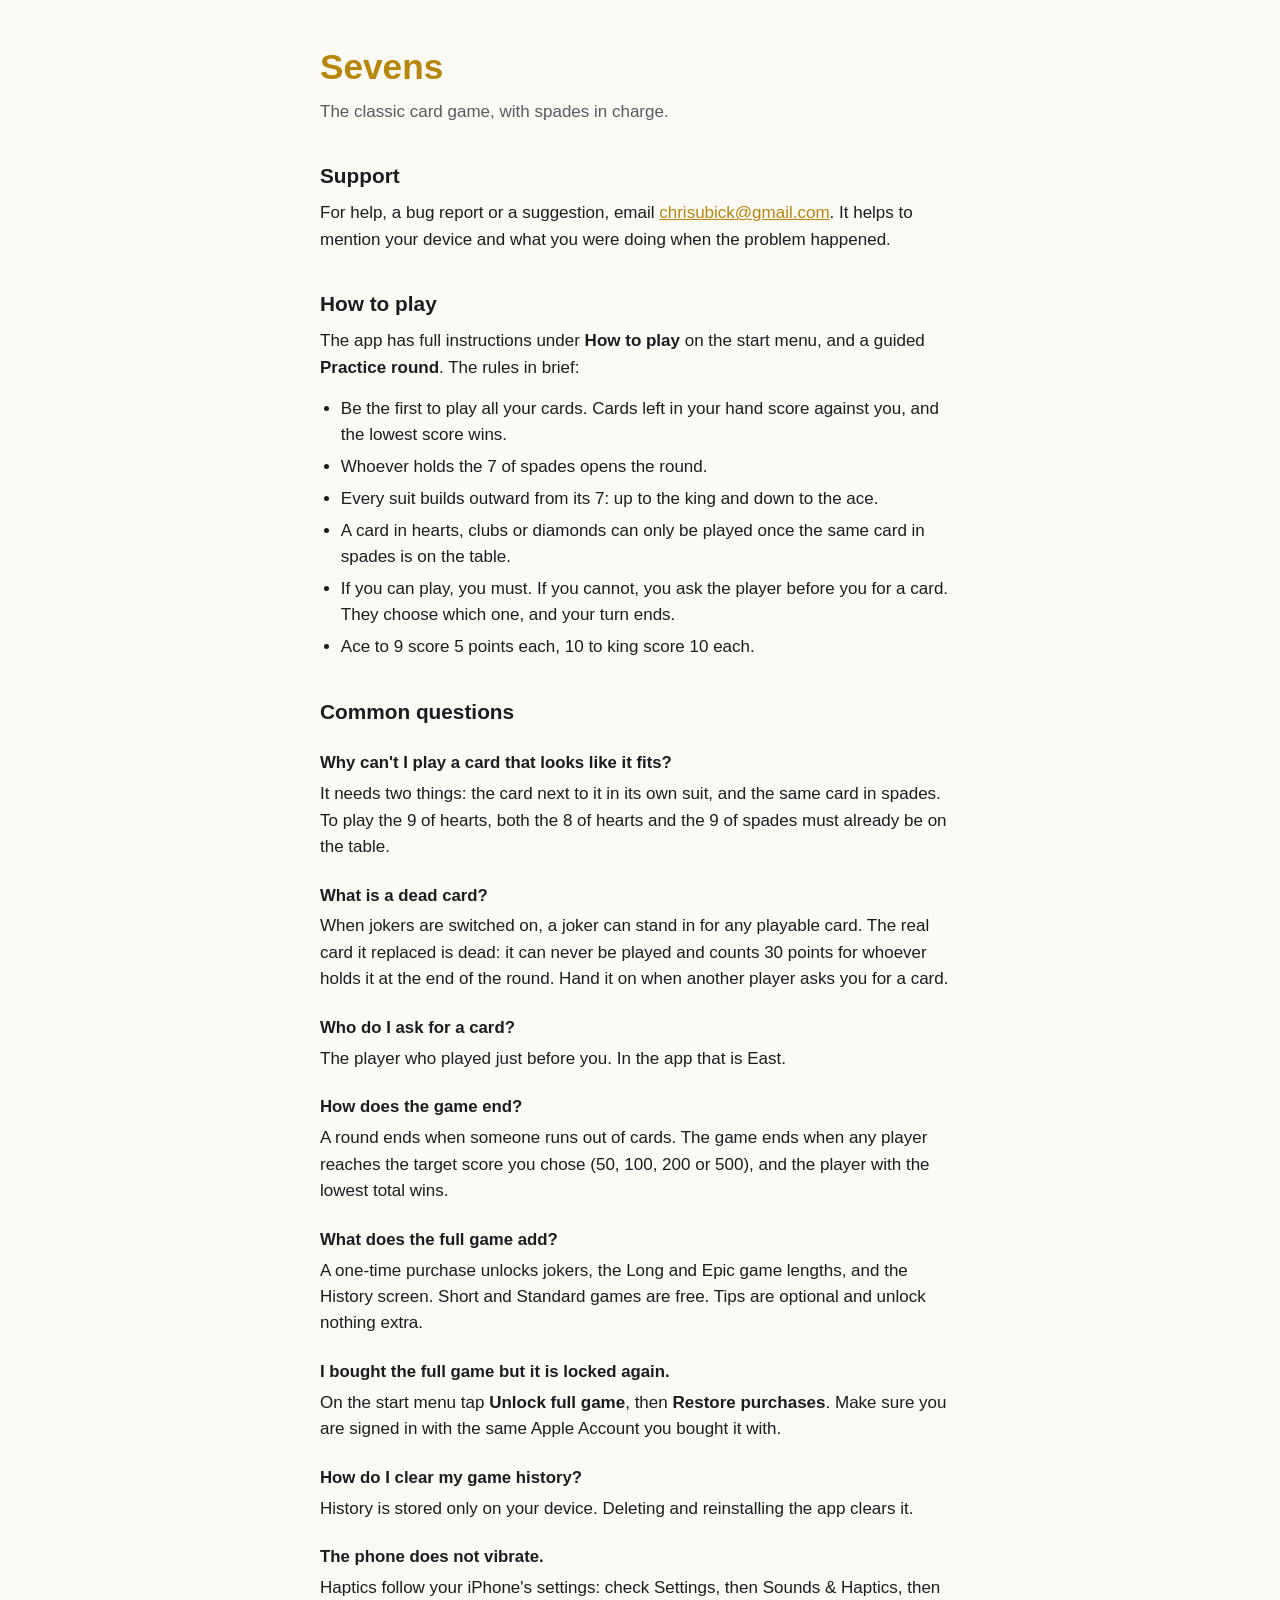
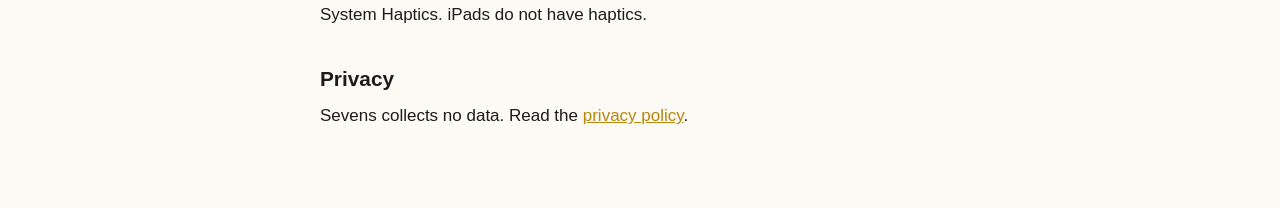
<file: docs/index.html>
<!doctype html>
<html lang="en">
<head>
<meta charset="utf-8">
<meta name="viewport" content="width=device-width, initial-scale=1">
<title>Sevens: Support</title>
<link rel="stylesheet" href="style.css">
</head>
<body>
<main>
  <h1>Sevens</h1>
  <p class="date">The classic card game, with spades in charge.</p>

  <h2>Support</h2>
  <p>For help, a bug report or a suggestion, email <a href="mailto:chrisubick@gmail.com">chrisubick@gmail.com</a>. It helps to mention your device and what you were doing when the problem happened.</p>

  <h2>How to play</h2>
  <p>The app has full instructions under <strong>How to play</strong> on the start menu, and a guided <strong>Practice round</strong>. The rules in brief:</p>
  <ul>
    <li>Be the first to play all your cards. Cards left in your hand score against you, and the lowest score wins.</li>
    <li>Whoever holds the 7 of spades opens the round.</li>
    <li>Every suit builds outward from its 7: up to the king and down to the ace.</li>
    <li>A card in hearts, clubs or diamonds can only be played once the same card in spades is on the table.</li>
    <li>If you can play, you must. If you cannot, you ask the player before you for a card. They choose which one, and your turn ends.</li>
    <li>Ace to 9 score 5 points each, 10 to king score 10 each.</li>
  </ul>

  <h2>Common questions</h2>

  <h3>Why can't I play a card that looks like it fits?</h3>
  <p>It needs two things: the card next to it in its own suit, and the same card in spades. To play the 9 of hearts, both the 8 of hearts and the 9 of spades must already be on the table.</p>

  <h3>What is a dead card?</h3>
  <p>When jokers are switched on, a joker can stand in for any playable card. The real card it replaced is dead: it can never be played and counts 30 points for whoever holds it at the end of the round. Hand it on when another player asks you for a card.</p>

  <h3>Who do I ask for a card?</h3>
  <p>The player who played just before you. In the app that is East.</p>

  <h3>How does the game end?</h3>
  <p>A round ends when someone runs out of cards. The game ends when any player reaches the target score you chose (50, 100, 200 or 500), and the player with the lowest total wins.</p>

  <h3>What does the full game add?</h3>
  <p>A one-time purchase unlocks jokers, the Long and Epic game lengths, and the History screen. Short and Standard games are free. Tips are optional and unlock nothing extra.</p>

  <h3>I bought the full game but it is locked again.</h3>
  <p>On the start menu tap <strong>Unlock full game</strong>, then <strong>Restore purchases</strong>. Make sure you are signed in with the same Apple Account you bought it with.</p>

  <h3>How do I clear my game history?</h3>
  <p>History is stored only on your device. Deleting and reinstalling the app clears it.</p>

  <h3>The phone does not vibrate.</h3>
  <p>Haptics follow your iPhone's settings: check Settings, then Sounds &amp; Haptics, then System Haptics. iPads do not have haptics.</p>

  <h2>Privacy</h2>
  <p>Sevens collects no data. Read the <a href="privacy.html">privacy policy</a>.</p>
</main>
</body>
</html>
</file>
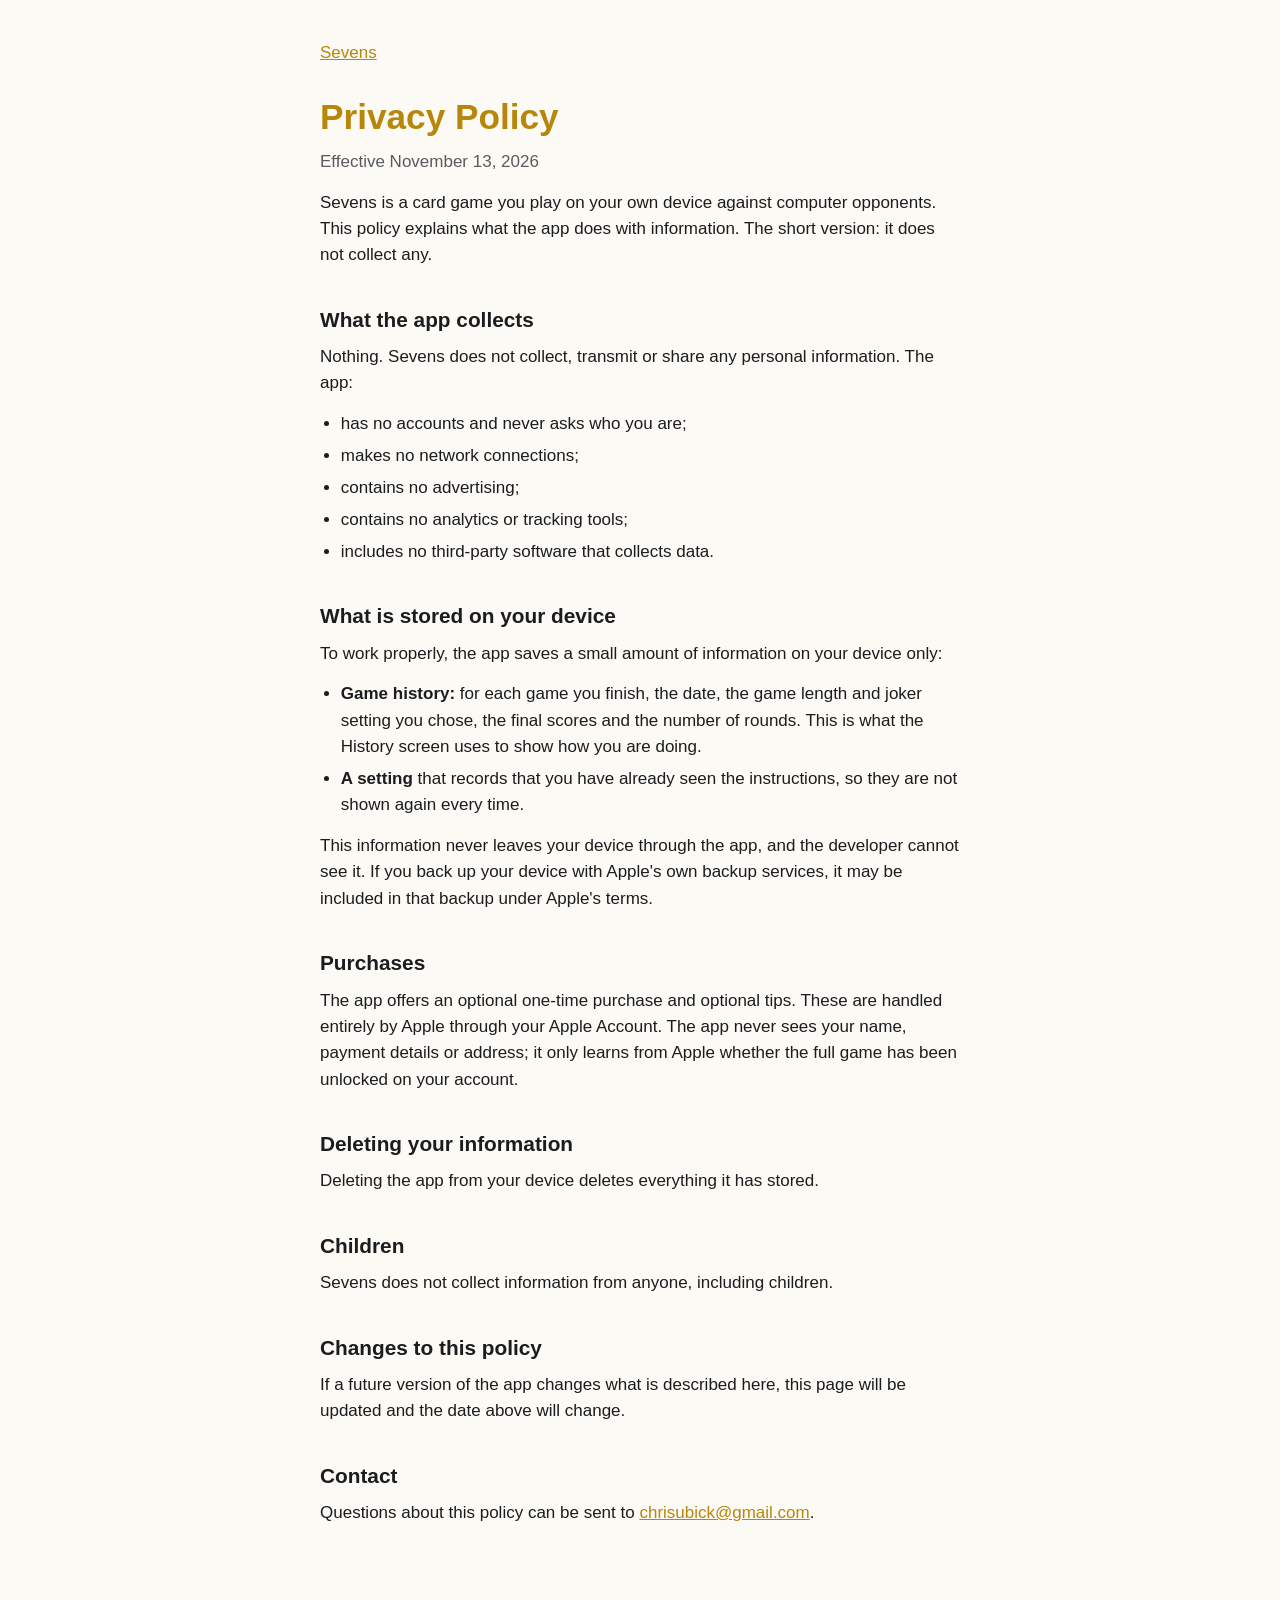
<file: docs/privacy.html>
<!doctype html>
<html lang="en">
<head>
<meta charset="utf-8">
<meta name="viewport" content="width=device-width, initial-scale=1">
<title>Sevens: Privacy Policy</title>
<link rel="stylesheet" href="style.css">
</head>
<body>
<main>
  <p class="back"><a href="index.html">Sevens</a></p>
  <h1>Privacy Policy</h1>
  <p class="date">Effective November 13, 2026</p>

  <p>Sevens is a card game you play on your own device against computer opponents. This policy explains what the app does with information. The short version: it does not collect any.</p>

  <h2>What the app collects</h2>
  <p>Nothing. Sevens does not collect, transmit or share any personal information. The app:</p>
  <ul>
    <li>has no accounts and never asks who you are;</li>
    <li>makes no network connections;</li>
    <li>contains no advertising;</li>
    <li>contains no analytics or tracking tools;</li>
    <li>includes no third-party software that collects data.</li>
  </ul>

  <h2>What is stored on your device</h2>
  <p>To work properly, the app saves a small amount of information on your device only:</p>
  <ul>
    <li><strong>Game history:</strong> for each game you finish, the date, the game length and joker setting you chose, the final scores and the number of rounds. This is what the History screen uses to show how you are doing.</li>
    <li><strong>A setting</strong> that records that you have already seen the instructions, so they are not shown again every time.</li>
  </ul>
  <p>This information never leaves your device through the app, and the developer cannot see it. If you back up your device with Apple's own backup services, it may be included in that backup under Apple's terms.</p>

  <h2>Purchases</h2>
  <p>The app offers an optional one-time purchase and optional tips. These are handled entirely by Apple through your Apple Account. The app never sees your name, payment details or address; it only learns from Apple whether the full game has been unlocked on your account.</p>

  <h2>Deleting your information</h2>
  <p>Deleting the app from your device deletes everything it has stored.</p>

  <h2>Children</h2>
  <p>Sevens does not collect information from anyone, including children.</p>

  <h2>Changes to this policy</h2>
  <p>If a future version of the app changes what is described here, this page will be updated and the date above will change.</p>

  <h2>Contact</h2>
  <p>Questions about this policy can be sent to <a href="mailto:chrisubick@gmail.com">chrisubick@gmail.com</a>.</p>
</main>
</body>
</html>
</file>
<file: docs/style.css>
:root {
  --felt: #0d4d33;
  --gold: #b8860b;
  --text: #1c1c1e;
  --muted: #5a5a5f;
  --bg: #fbfaf5;
}

@media (prefers-color-scheme: dark) {
  :root {
    --gold: #ffd24d;
    --text: #f2f2f2;
    --muted: #b0b3b0;
    --bg: #0b2a1e;
  }
}

body {
  margin: 0;
  background: var(--bg);
  color: var(--text);
  font: 17px/1.55 -apple-system, BlinkMacSystemFont, "Avenir Next", "Segoe UI", sans-serif;
}

main {
  max-width: 40rem;
  margin: 0 auto;
  padding: 2.5rem 1rem 4rem;
}

h1 {
  margin: 0 0 0.25rem;
  font-size: 2.2rem;
  color: var(--gold);
}

h2 {
  margin: 2.2rem 0 0.5rem;
  font-size: 1.3rem;
}

h3 {
  margin: 1.4rem 0 0.3rem;
  font-size: 1.05rem;
}

p,
ul {
  margin: 0 0 0.9rem;
}

ul {
  padding-left: 1.3rem;
}

li {
  margin-bottom: 0.35rem;
}

a {
  color: var(--gold);
}

.date,
.back {
  color: var(--muted);
}

.back {
  margin-bottom: 1.5rem;
}
</file>
